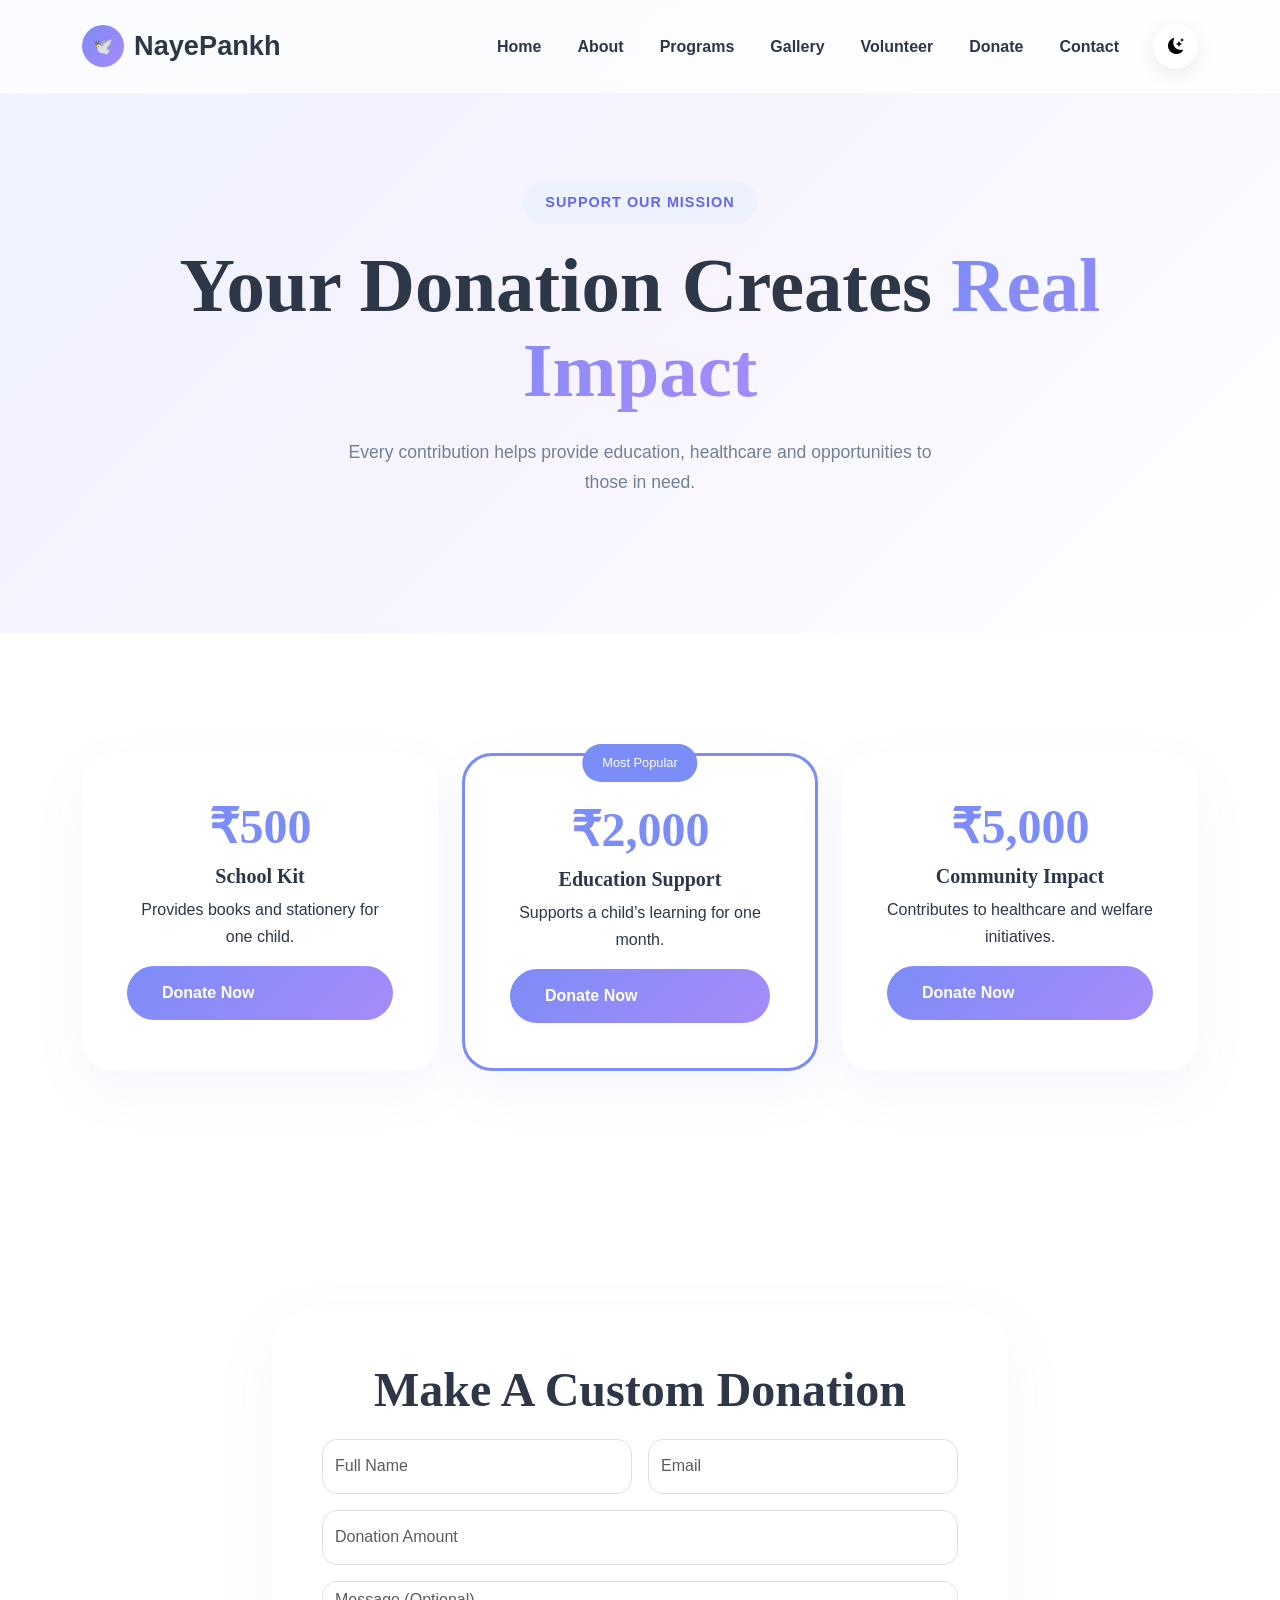
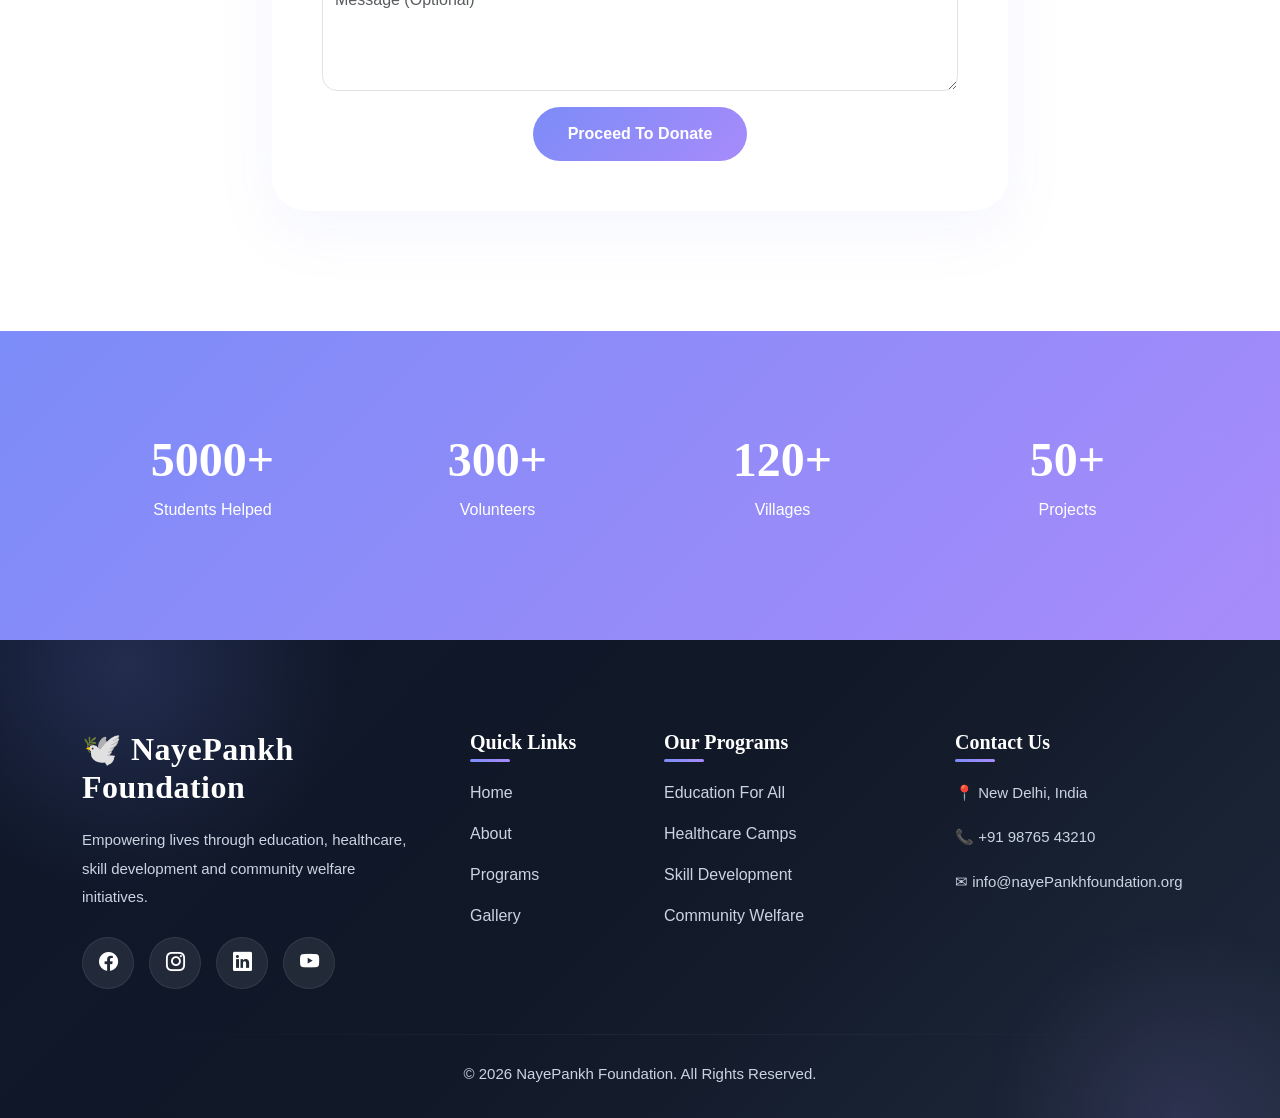
<file: donate.html>
<!DOCTYPE html>
<html lang="en">

<head>

<meta charset="UTF-8">
<meta name="viewport" content="width=device-width, initial-scale=1.0">

<title>Donate | NayePankh Foundation</title>

<link href="https://cdn.jsdelivr.net/npm/bootstrap@5.3.3/dist/css/bootstrap.min.css" rel="stylesheet">

<link rel="stylesheet"
href="https://cdn.jsdelivr.net/npm/bootstrap-icons@1.11.3/font/bootstrap-icons.min.css">

<link rel="stylesheet" href="style.css">

</head>

<body>
    <!-- ========================= -->
<!-- NAVBAR -->
<!-- ========================= -->

<nav class="navbar navbar-expand-lg fixed-top custom-navbar">

<div class="container">

<a class="navbar-brand" href="#">

<span class="logo-circle">
🕊️
</span>

NayePankh

</a>
<button class="navbar-toggler"
type="button"
data-bs-toggle="collapse"
data-bs-target="#navbarContent">

<span class="navbar-toggler-icon"></span>

</button>

<div class="collapse navbar-collapse"
id="navbarContent">

<ul class="navbar-nav ms-auto align-items-lg-center">

<li class="nav-item">
<a class="nav-link active"
href="index.html">
Home
</a>
</li>

<li class="nav-item">
<a class="nav-link"
href="about.html">
About
</a>
</li>

<li class="nav-item">
<a class="nav-link"
href="programs.html">
Programs
</a>
</li>

<li class="nav-item">
<a class="nav-link"
href="gallery.html">
Gallery
</a>
</li>

<li class="nav-item">
<a class="nav-link"
href="volunteer.html">
Volunteer
</a>
</li>

<li class="nav-item">
<a class="nav-link"
href="donate.html">
Donate
</a>
</li>

<li class="nav-item">
<a class="nav-link"
href="contact.html">
Contact
</a>
</li>

<li class="nav-item ms-lg-3">

<button class="theme-btn"
id="themeToggle">

<i class="bi bi-moon-stars-fill"></i>

</button>

</li>

</ul>

</div>

</div>

</nav>


<!-- HERO -->

<section class="donate-hero">

<div class="container text-center">

<span class="section-tag">

SUPPORT OUR MISSION

</span>

<h1 class="hero-title">

Your Donation Creates

<span class="gradient-text">

Real Impact

</span>

</h1>

<p class="hero-description mx-auto">

Every contribution helps provide education,
healthcare and opportunities to those in need.

</p>

</div>

</section>

<!-- DONATION PLANS -->

<section class="donation-section">

<div class="container">

<div class="row g-4">

<div class="col-lg-4">

<div class="donation-plan">

<h3>₹500</h3>

<h5>School Kit</h5>

<p>

Provides books and stationery
for one child.

</p>

<button class="btn btn-primary-custom w-100">

Donate Now

</button>

</div>

</div>

<div class="col-lg-4">

<div class="donation-plan featured">

<div class="badge-donate">

Most Popular

</div>

<h3>₹2,000</h3>

<h5>Education Support</h5>

<p>

Supports a child’s learning
for one month.

</p>

<button class="btn btn-primary-custom w-100">

Donate Now

</button>

</div>

</div>

<div class="col-lg-4">

<div class="donation-plan">

<h3>₹5,000</h3>

<h5>Community Impact</h5>

<p>

Contributes to healthcare
and welfare initiatives.

</p>

<button class="btn btn-primary-custom w-100">

Donate Now

</button>

</div>

</div>

</div>

</div>

</section>

<!-- CUSTOM DONATION -->

<section class="contact-section">

<div class="container">

<div class="row justify-content-center">

<div class="col-lg-8">

<div class="contact-card">

<h2 class="section-title text-center">

Make A Custom Donation

</h2>

<form>

<div class="row g-3">

<div class="col-md-6">

<input type="text"
class="form-control"
placeholder="Full Name">

</div>

<div class="col-md-6">

<input type="email"
class="form-control"
placeholder="Email">

</div>

<div class="col-12">

<input type="number"
class="form-control"
placeholder="Donation Amount">

</div>

<div class="col-12">

<textarea class="form-control"
rows="4"
placeholder="Message (Optional)"></textarea>

</div>

<div class="col-12 text-center">

<button class="btn btn-primary-custom">

Proceed To Donate

</button>

</div>

</div>

</form>

</div>

</div>

</div>

</div>

</section>

<!-- IMPACT -->

<section class="impact-banner">

<div class="container">

<div class="row text-center">

<div class="col-md-3">

<h2>5000+</h2>

<p>Students Helped</p>

</div>

<div class="col-md-3">

<h2>300+</h2>

<p>Volunteers</p>

</div>

<div class="col-md-3">

<h2>120+</h2>

<p>Villages</p>

</div>

<div class="col-md-3">

<h2>50+</h2>

<p>Projects</p>

</div>

</div>

</div>

</section>

<!-- FOOTER -->

<footer class="footer">

<div class="container">

<div class="row g-5">

<!-- ABOUT -->

<div class="col-lg-4">

<h4 class="footer-logo">

🕊️ NayePankh Foundation

</h4>

<p>

Empowering lives through education,
healthcare, skill development and
community welfare initiatives.

</p>

<div class="social-icons">

<a href="#">
<i class="bi bi-facebook"></i>
</a>

<a href="#">
<i class="bi bi-instagram"></i>
</a>

<a href="#">
<i class="bi bi-linkedin"></i>
</a>

<a href="#">
<i class="bi bi-youtube"></i>
</a>

</div>

</div>

<!-- LINKS -->

<div class="col-lg-2">

<h5>

Quick Links

</h5>

<ul class="footer-links">

<li>
<a href="index.html">
Home
</a>
</li>

<li>
<a href="about.html">
About
</a>
</li>

<li>
<a href="programs.html">
Programs
</a>
</li>

<li>
<a href="gallery.html">
Gallery
</a>
</li>

</ul>

</div>

<!-- PROGRAMS -->

<div class="col-lg-3">

<h5>

Our Programs

</h5>

<ul class="footer-links">

<li>
Education For All
</li>

<li>
Healthcare Camps
</li>

<li>
Skill Development
</li>

<li>
Community Welfare
</li>

</ul>

</div>

<!-- CONTACT -->

<div class="col-lg-3">

<h5>

Contact Us

</h5>

<p>

📍 New Delhi, India

</p>

<p>

📞 +91 98765 43210

</p>

<p>

✉ info@nayePankhfoundation.org

</p>

</div>

</div>

<hr>

<div class="footer-bottom">

<p>

© 2026 NayePankh Foundation.
All Rights Reserved.

</p>

</div>

</div>

</footer>


</body>
</html>
</file>
<file: style.css>
/* =======================================================
   NAYEPANKH FOUNDATION
   PREMIUM NGO WEBSITE
======================================================= */

/* ==========================
   GOOGLE FONT STYLING
========================== */

:root{

--primary:#7C8CF8;
--primary-light:#B8C0FF;

--secondary:#EDE9FE;

--accent:#FFB86B;

--success:#4ADE80;

--white:#ffffff;

--bg:#FAFBFF;

--card:#FFFFFF;

--text:#2D3748;

--text-light:#718096;

--border:#EEF2FF;

--shadow:
0 10px 30px rgba(124,140,248,.08);

--shadow-hover:
0 25px 60px rgba(124,140,248,.18);

--gradient:
linear-gradient(
135deg,
#EEF2FF 0%,
#F7F4FF 50%,
#FFFFFF 100%
);

--gradient-btn:
linear-gradient(
135deg,
#7C8CF8,
#A78BFA
);

--transition:.4s ease;

}

/* ==========================
   RESET
========================== */

*{
margin:0;
padding:0;
box-sizing:border-box;
}

html{
scroll-behavior:smooth;
}

body{

font-family:
'Plus Jakarta Sans',
sans-serif;

background:var(--bg);

color:var(--text);

overflow-x:hidden;

line-height:1.7;
}

/* ==========================
   CUSTOM SCROLLBAR
========================== */

::-webkit-scrollbar{
width:10px;
}

::-webkit-scrollbar-track{
background:#f5f5f5;
}

::-webkit-scrollbar-thumb{

background:
linear-gradient(
180deg,
#7C8CF8,
#A78BFA
);

border-radius:50px;
}

/* ==========================
   TYPOGRAPHY
========================== */

h1,h2,h3,h4,h5,h6{

font-family:
'Playfair Display',
serif;

font-weight:700;

color:var(--text);

}

.section-title{

font-size:3rem;

margin-bottom:20px;

line-height:1.2;
}

.section-subtitle{

color:var(--text-light);

font-size:1.1rem;

max-width:650px;

margin:auto;
}

.section-tag{

display:inline-block;

padding:10px 22px;

background:#EEF2FF;

color:#6366F1;

border-radius:50px;

font-size:.9rem;

font-weight:700;

letter-spacing:1px;

margin-bottom:20px;
}

/* ==========================
   LOADER
========================== */

.loader-wrapper{

position:fixed;

top:0;
left:0;


width:100%;
height:100%;

background:
linear-gradient(
135deg,
#EEF2FF,
#F7F4FF,
#FFFFFF
);

display:flex;

justify-content:center;
align-items:center;

z-index:99999;

transition:1s;
}

.loader-content{

text-align:center;
}

.bird{

font-size:4rem;

animation:
floatBird 2s infinite ease-in-out;
}

.loader-content h3{

margin-top:15px;

font-size:2rem;
}

.loader-content p{

color:var(--text-light);
}

@keyframes floatBird{

50%{
transform:translateY(-12px);
}

100%{
transform:translateY(0);
}

}

/* ==========================
   PROGRESS BAR
========================== */

.progress-container{

position:fixed;

top:0;
left:0;

width:100%;
height:5px;

z-index:9999;
}

.progress-bar-custom{

height:100%;

width:0%;

background:
linear-gradient(
90deg,
#7C8CF8,
#A78BFA
);
}

/* ==========================
   NAVBAR
========================== */

.custom-navbar{

padding:18px 0;

transition:.4s;

backdrop-filter:blur(20px);

background:
rgba(255,255,255,.75);

border-bottom:
1px solid rgba(255,255,255,.4);
}

.navbar-scrolled{

padding:12px 0;

box-shadow:
0 10px 40px rgba(0,0,0,.05);

background:
rgba(255,255,255,.92);
}

.navbar-brand{

font-size:1.7rem;

font-weight:800;

color:var(--text)!important;

display:flex;

align-items:center;

gap:10px;
}

.logo-circle{

width:42px;
height:42px;

display:flex;

align-items:center;
justify-content:center;

background:
var(--gradient-btn);

border-radius:50%;

color:white;

font-size:1rem;
}

.nav-link{

font-weight:600;

margin:0 10px;

color:var(--text)!important;

position:relative;

transition:var(--transition);
}

.nav-link:hover{

color:var(--primary)!important;
}

.nav-link::after{

content:'';

position:absolute;

bottom:-5px;
left:0;

width:0;

height:3px;

border-radius:50px;

background:var(--primary);

transition:.4s;
}

.nav-link:hover::after{

width:100%;
}

/* ==========================
   DARK BUTTON
========================== */

.theme-btn{

width:45px;
height:45px;

border:none;

border-radius:50%;

background:white;

box-shadow:
0 5px 20px rgba(0,0,0,.08);

transition:.4s;
}

.theme-btn:hover{

transform:rotate(25deg);

box-shadow:
0 15px 30px rgba(0,0,0,.12);
}

/* ==========================
   HERO SECTION
========================== */

.hero-section{

position:relative;

min-height:100vh;

display:flex;

align-items:center;

background:var(--gradient);

overflow:hidden;
}

.hero-title{

font-size:4.8rem;

line-height:1.1;

margin-bottom:25px;
}

.gradient-text{

background:
linear-gradient(
135deg,
#7C8CF8,
#A78BFA
);

background-clip:text;

-webkit-background-clip:text;

-webkit-text-fill-color:transparent;
}

.hero-description{

font-size:1.1rem;

color:var(--text-light);

max-width:600px;

margin-bottom:35px;
}

/* ==========================
   HERO BADGE
========================== */

.hero-badge{

display:inline-flex;

align-items:center;

gap:10px;

padding:12px 22px;

background:white;

border-radius:50px;

box-shadow:
0 10px 30px rgba(0,0,0,.05);

margin-bottom:25px;

font-weight:600;
}

.hero-badge i{

color:#FF6B6B;
}

/* ==========================
   BUTTONS
========================== */

.btn-primary-custom{

display:inline-flex;

align-items:center;

gap:10px;

padding:15px 35px;

background:
var(--gradient-btn);

border:none;

border-radius:60px;

color:white;

font-weight:700;

text-decoration:none;

transition:.4s;
}

.btn-primary-custom:hover{

transform:
translateY(-5px);

box-shadow:
0 20px 40px rgba(124,140,248,.25);

color:white;
}

.btn-outline-custom{

padding:15px 35px;

border-radius:60px;

border:2px solid #D8DDFC;

color:var(--text);

font-weight:700;

text-decoration:none;

transition:.4s;
}

.btn-outline-custom:hover{

background:white;

transform:
translateY(-5px);
}

/* ==========================
   IMPACT WRAPPER
========================== */

.impact-wrapper{

display:flex;

gap:15px;

margin-top:40px;

flex-wrap:wrap;
}

.impact-card{

background:
rgba(255,255,255,.7);

backdrop-filter:blur(15px);

padding:20px;

border-radius:22px;

min-width:140px;

box-shadow:var(--shadow);

transition:.4s;
}

.impact-card:hover{

transform:
translateY(-8px);

box-shadow:
var(--shadow-hover);
}

.impact-card h4{

font-size:1.8rem;

margin-bottom:5px;

color:var(--primary);
}

.impact-card p{

font-size:.9rem;

color:var(--text-light);

margin:0;
}
/* =======================================================
   FLOATING BLOBS
======================================================= */

.blob{

position:absolute;

border-radius:50%;

filter:blur(80px);

opacity:.6;

animation:blobMove 12s ease-in-out infinite;
}

.blob1{

width:320px;
height:320px;

background:#C7D2FE;

top:-120px;
left:-100px;
}

.blob2{

width:280px;
height:280px;

background:#DDD6FE;

top:150px;
right:-80px;

animation-delay:2s;
}

.blob3{

width:220px;
height:220px;

background:#BFDBFE;

bottom:50px;
left:40%;

animation-delay:4s;
}

@keyframes blobMove{

0%{
transform:
translate(0,0)
scale(1);
}

25%{
transform:
translate(30px,-20px)
scale(1.05);
}

50%{
transform:
translate(-20px,30px)
scale(1.1);
}

75%{
transform:
translate(25px,15px)
scale(1.03);
}

100%{
transform:
translate(0,0)
scale(1);
}
}

/* =======================================================
   HERO IMAGE
======================================================= */

.hero-image-wrapper{

position:relative;

display:flex;
justify-content:center;
align-items:center;
}

.hero-image{

width:100%;

max-width:560px;

border-radius:35px;

box-shadow:
0 40px 80px rgba(124,140,248,.18);

transition:.8s;

animation:
heroFloat 6s ease-in-out infinite;
}

.hero-image:hover{

transform:
scale(1.03)
rotate(1deg);
}

@keyframes heroFloat{

50%{
transform:
translateY(-15px);
}

100%{
transform:
translateY(0px);
}
}

/* =======================================================
   FLOATING ACHIEVEMENT CARDS
======================================================= */

.floating-achievement{

position:absolute;

background:
rgba(255,255,255,.9);

backdrop-filter:blur(20px);

padding:15px 20px;

border-radius:20px;

box-shadow:
0 15px 40px rgba(0,0,0,.08);

font-weight:600;

display:flex;

align-items:center;

gap:10px;

animation:
cardFloat 4s ease-in-out infinite;
}

.floating-achievement i{

color:var(--primary);

font-size:1.3rem;
}

.card-one{

top:10%;
left:-20px;
}

.card-two{

top:55%;
right:-20px;

animation-delay:1s;
}

.card-three{

bottom:8%;
left:20px;

animation-delay:2s;
}

@keyframes cardFloat{

50%{
transform:
translateY(-12px);
}
}

/* =======================================================
   SCROLL INDICATOR
======================================================= */

.scroll-indicator{

position:absolute;

bottom:30px;

left:50%;

transform:translateX(-50%);

text-align:center;
}

.mouse{

width:30px;
height:55px;

border:2px solid #B8C0FF;

border-radius:30px;

margin:auto;

position:relative;
}

.wheel{

width:5px;
height:10px;

background:var(--primary);

border-radius:20px;

position:absolute;

top:10px;
left:50%;

transform:translateX(-50%);

animation:scrollWheel 1.5s infinite;
}

@keyframes scrollWheel{

0%{
opacity:1;
top:10px;
}

100%{
opacity:0;
top:28px;
}
}

.scroll-indicator p{

margin-top:10px;

font-size:.9rem;

color:var(--text-light);
}

/* =======================================================
   WAVE DIVIDER
======================================================= */

.wave-divider{

margin-top:-2px;
line-height:0;
}

.wave-divider svg{

display:block;

width:100%;
height:120px;
}

/* =======================================================
   ABOUT SECTION
======================================================= */

.about-preview{

padding:120px 0;

background:white;
}

.about-image{

border-radius:35px;

box-shadow:
0 25px 60px rgba(0,0,0,.08);

transition:.6s;
}

.about-image:hover{

transform:
scale(1.03);
}

.section-text{

color:var(--text-light);

font-size:1.05rem;

margin-bottom:30px;
}

.feature-list{

display:flex;

flex-direction:column;

gap:18px;
}

.feature-item{

display:flex;

align-items:center;

gap:15px;

font-weight:600;

transition:.4s;
}

.feature-item:hover{

transform:
translateX(10px);
}

.feature-item i{

color:#22C55E;

font-size:1.2rem;
}

/* =======================================================
   IMPACT SECTION
======================================================= */

.impact-section{

padding:120px 0;

background:
linear-gradient(
180deg,
#FAFBFF,
#FFFFFF
);
}

.impact-box{

background:white;

padding:45px 30px;

text-align:center;

border-radius:30px;

box-shadow:
var(--shadow);

transition:.5s;

height:100%;
}

.impact-box:hover{

transform:
translateY(-12px);

box-shadow:
var(--shadow-hover);
}

.impact-icon{

font-size:3rem;

margin-bottom:20px;
}

.impact-box h2{

font-size:3rem;

color:var(--primary);

margin-bottom:10px;
}

.impact-box p{

margin:0;

color:var(--text-light);
}

/* =======================================================
   PROGRAM SECTION
======================================================= */

.programs-section{

padding:120px 0;

background:white;
}

.program-card{

background:white;

border-radius:35px;

overflow:hidden;

box-shadow:
0 20px 50px rgba(0,0,0,.06);

transition:.6s;

height:100%;
}

.program-card:hover{

transform:
translateY(-15px);

box-shadow:
0 30px 70px rgba(124,140,248,.18);
}

.program-image{

overflow:hidden;
}

.program-image img{

width:100%;

height:260px;

object-fit:cover;

transition:.8s;
}

.program-card:hover img{

transform:
scale(1.12);
}

.program-content{

padding:35px;
}

.program-icon{

width:70px;
height:70px;

display:flex;

align-items:center;
justify-content:center;

background:
linear-gradient(
135deg,
#EEF2FF,
#DDD6FE
);

border-radius:20px;

font-size:2rem;

margin-bottom:20px;
}

.program-content h4{

margin-bottom:15px;
}

.program-content p{

color:var(--text-light);

margin-bottom:20px;
}

.program-content a{

color:var(--primary);

font-weight:700;

text-decoration:none;
}

/* =======================================================
   TIMELINE SECTION
======================================================= */

.timeline-section{

padding:120px 0;

background:
linear-gradient(
180deg,
#FFFFFF,
#F8FAFF
);
}

.timeline{

max-width:850px;

margin:auto;

position:relative;
}

.timeline::before{

content:"";

position:absolute;

left:50%;

top:0;

width:4px;
height:100%;

background:
linear-gradient(
180deg,
#7C8CF8,
#C4B5FD
);

transform:translateX(-50%);
}

.timeline-item{

width:45%;

background:white;

padding:25px;

border-radius:25px;

box-shadow:
0 15px 40px rgba(0,0,0,.06);

margin-bottom:40px;

position:relative;

transition:.5s;
}

.timeline-item:hover{

transform:
scale(1.03);
}

.timeline-item:nth-child(odd){

margin-right:auto;
}

.timeline-item:nth-child(even){

margin-left:auto;
}

.timeline-item h4{

color:var(--primary);

margin-bottom:10px;
}

/* =======================================================
   VOLUNTEER CTA
======================================================= */

.volunteer-cta{

padding:120px 0;
}

.cta-box{

background:
linear-gradient(
135deg,
#7C8CF8,
#A78BFA
);

padding:70px;

border-radius:40px;

color:white;

position:relative;

overflow:hidden;

box-shadow:
0 30px 80px rgba(124,140,248,.25);
}

.cta-box::before{

content:"";

position:absolute;

width:300px;
height:300px;

border-radius:50%;

background:
rgba(255,255,255,.08);

top:-100px;
right:-80px;
}

.cta-box h2{

color:white;

font-size:2.8rem;

margin-bottom:15px;
}

.cta-box p{

font-size:1.1rem;

opacity:.9;

margin:0;
}

.cta-box .btn-light{

padding:16px 35px;

border-radius:60px;

font-weight:700;

transition:.4s;
}

.cta-box .btn-light:hover{

transform:
translateY(-5px);

box-shadow:
0 20px 40px rgba(255,255,255,.25);
}
/* =======================================================
   TESTIMONIALS SECTION
======================================================= */

.testimonials-section{

padding:120px 0;

background:
linear-gradient(
180deg,
#FFFFFF,
#F8FAFF
);
}

.testimonial-card{

max-width:850px;

margin:auto;

background:
rgba(255,255,255,.95);

backdrop-filter:blur(20px);

padding:60px;

border-radius:40px;

text-align:center;

box-shadow:
0 25px 60px rgba(0,0,0,.06);

transition:.5s;
}

.testimonial-card:hover{

transform:
translateY(-10px);

box-shadow:
0 35px 80px rgba(124,140,248,.12);
}

.testimonial-img{

width:110px;
height:110px;

border-radius:50%;

object-fit:cover;

border:5px solid #EEF2FF;

margin-bottom:25px;
}

.testimonial-card p{

font-size:1.15rem;

color:var(--text-light);

line-height:1.9;

max-width:650px;

margin:auto auto 25px;
}

.testimonial-card h5{

font-size:1.4rem;

margin-bottom:8px;
}

.testimonial-card span{

color:var(--primary);

font-weight:600;
}

.carousel-control-prev,
.carousel-control-next{

width:55px;
height:55px;

background:white;

border-radius:50%;

top:50%;

transform:translateY(-50%);

box-shadow:
0 10px 25px rgba(0,0,0,.08);
}

.carousel-control-prev{

left:-25px;
}

.carousel-control-next{

right:-25px;
}

/* =======================================================
   GALLERY PREVIEW
======================================================= */

.gallery-preview{

padding:120px 0;

background:white;
}

.gallery-card{

position:relative;

overflow:hidden;

border-radius:30px;

cursor:pointer;

height:320px;

box-shadow:
0 20px 50px rgba(0,0,0,.06);
}

.gallery-card img{

width:100%;
height:100%;

object-fit:cover;

transition:1s;
}

.gallery-card:hover img{

transform:
scale(1.15);
}

.gallery-overlay{

position:absolute;

inset:0;

display:flex;

justify-content:center;
align-items:center;

background:
linear-gradient(
180deg,
rgba(124,140,248,.15),
rgba(124,140,248,.75)
);

opacity:0;

transition:.5s;
}

.gallery-card:hover .gallery-overlay{

opacity:1;
}

.gallery-overlay h5{

color:white;

font-size:1.5rem;

transform:
translateY(20px);

transition:.5s;
}

.gallery-card:hover .gallery-overlay h5{

transform:
translateY(0);
}

/* =======================================================
   DONATION SECTION
======================================================= */

.donation-section{

padding:120px 0;

background:
linear-gradient(
135deg,
#EEF2FF,
#F7F4FF
);
}

.donation-box{

background:white;

padding:70px;

border-radius:40px;

box-shadow:
0 25px 60px rgba(124,140,248,.08);

position:relative;

overflow:hidden;
}

.donation-box::before{

content:"";

position:absolute;

width:250px;
height:250px;

background:
rgba(124,140,248,.08);

border-radius:50%;

top:-80px;
right:-80px;
}

.donation-box h2{

font-size:3rem;

margin-bottom:20px;
}

.donation-box p{

font-size:1.1rem;

color:var(--text-light);
}

.btn-donate{

padding:18px 40px;

border:none;

border-radius:60px;

font-weight:700;

text-decoration:none;

background:
linear-gradient(
135deg,
#7C8CF8,
#A78BFA
);

color:white;

display:inline-block;

transition:.4s;
}

.btn-donate:hover{

color:white;

transform:
translateY(-6px)
scale(1.03);

box-shadow:
0 25px 50px rgba(124,140,248,.25);
}

/* =======================================================
   NEWSLETTER
======================================================= */

.newsletter-section{

padding:120px 0;
}

.newsletter-card{

background:
linear-gradient(
135deg,
#FFFFFF,
#F8FAFF
);

padding:70px;

border-radius:40px;

box-shadow:
0 20px 50px rgba(0,0,0,.05);
}

.newsletter-card h2{

font-size:2.7rem;

margin-bottom:15px;
}

.newsletter-card p{

color:var(--text-light);
}

.newsletter-form .form-control{

height:60px;

border:none;

border-radius:50px 0 0 50px;

padding-left:25px;

background:white;

box-shadow:none;
}

.newsletter-form button{

border-radius:0 50px 50px 0;

padding:0 30px;

border:none;
}

/* =======================================================
   FOOTER
======================================================= */

.footer{

background:
linear-gradient(
135deg,
#1E293B,
#0F172A
);

color:white;

padding-top:100px;
padding-bottom:40px;

position:relative;
}

.footer-logo{

font-size:2rem;

margin-bottom:20px;

color:white;
}

.footer p{

color:
rgba(255,255,255,.75);
}

.footer h5{

margin-bottom:25px;

color:white;
}

.footer-links{

list-style:none;

padding:0;
}

.footer-links li{

margin-bottom:15px;
}

.footer-links a{

text-decoration:none;

color:
rgba(255,255,255,.75);

transition:.4s;
}

.footer-links a:hover{

color:white;

padding-left:8px;
}

/* =======================================================
   SOCIAL ICONS
======================================================= */

.social-icons{

display:flex;

gap:15px;

margin-top:25px;
}

.social-icons a{

width:50px;
height:50px;

display:flex;

justify-content:center;
align-items:center;

border-radius:50%;

background:
rgba(255,255,255,.08);

color:white;

font-size:1.1rem;

text-decoration:none;

transition:.4s;
}

.social-icons a:hover{

background:white;

color:var(--primary);

transform:
translateY(-6px)
rotate(8deg);
}

/* =======================================================
   FOOTER BOTTOM
======================================================= */

.footer hr{

border-color:
rgba(255,255,255,.1);

margin:50px 0 25px;
}

.footer-bottom{

text-align:center;
}

.footer-bottom p{

margin:0;

font-size:.95rem;
}

/* =======================================================
   BACK TO TOP BUTTON
======================================================= */

#backToTop{

position:fixed;

bottom:30px;
right:30px;

width:55px;
height:55px;

border:none;

border-radius:50%;

background:
linear-gradient(
135deg,
#7C8CF8,
#A78BFA
);

color:white;

font-size:1.2rem;

cursor:pointer;

display:flex;

justify-content:center;
align-items:center;

opacity:0;
visibility:hidden;

z-index:999;

transition:.4s;

box-shadow:
0 15px 35px rgba(124,140,248,.25);
}

#backToTop.show{

opacity:1;
visibility:visible;
}

#backToTop:hover{

transform:
translateY(-8px);

box-shadow:
0 25px 50px rgba(124,140,248,.35);
}

/* =======================================================
   SECTION HOVER GLOW
======================================================= */

.program-card,
.impact-box,
.gallery-card,
.testimonial-card{

will-change:transform;
}

/* =======================================================
   SUBTLE FADE ANIMATION
======================================================= */

@keyframes fadeUp{

from{

opacity:0;

transform:
translateY(30px);
}

to{

opacity:1;

transform:
translateY(0);
}
}

.fade-up{

animation:
fadeUp .8s ease forwards;
}
/* =======================================================
   DARK MODE
======================================================= */

body.dark{

background:#0F172A;

color:#E2E8F0;
}

body.dark .custom-navbar{

background:
rgba(15,23,42,.85);

backdrop-filter:blur(20px);

border-bottom:
1px solid rgba(255,255,255,.05);
}

body.dark .navbar-brand,
body.dark .nav-link,
body.dark .section-title,
body.dark h1,
body.dark h2,
body.dark h3,
body.dark h4,
body.dark h5{

color:#F8FAFC !important;
}

body.dark .section-text,
body.dark p,
body.dark .section-subtitle{

color:#CBD5E1;
}

body.dark .about-preview,
body.dark .programs-section,
body.dark .gallery-preview,
body.dark .testimonials-section,
body.dark .newsletter-section{

background:#0F172A;
}

body.dark .impact-section,
body.dark .timeline-section{

background:#111827;
}

body.dark .impact-box,
body.dark .program-card,
body.dark .testimonial-card,
body.dark .impact-card,
body.dark .newsletter-card,
body.dark .donation-box,
body.dark .timeline-item{

background:
rgba(30,41,59,.95);

color:white;

border:
1px solid rgba(255,255,255,.05);
}

body.dark .hero-badge{

background:
rgba(30,41,59,.9);

color:white;
}

body.dark .btn-outline-custom{

border-color:
rgba(255,255,255,.15);

color:white;
}

body.dark .btn-outline-custom:hover{

background:
rgba(255,255,255,.08);
}

body.dark .theme-btn{

background:#1E293B;

color:white;
}

/* =======================================================
   GLASSMORPHISM ENHANCEMENT
======================================================= */

.glass-effect{

background:
rgba(255,255,255,.6);

backdrop-filter:
blur(25px);

border:
1px solid rgba(255,255,255,.4);
}

body.dark .glass-effect{

background:
rgba(30,41,59,.7);

border:
1px solid rgba(255,255,255,.05);
}

/* =======================================================
   CURSOR GLOW EFFECT
======================================================= */

.cursor-glow{

position:fixed;

width:250px;
height:250px;

border-radius:50%;

pointer-events:none;

background:
radial-gradient(
circle,
rgba(124,140,248,.15),
transparent 70%
);

z-index:0;

transform:
translate(-50%,-50%);
}

/* =======================================================
   IMAGE PARALLAX EFFECT
======================================================= */

.parallax-img{

transition:
transform .2s linear;
}

/* =======================================================
   ADVANCED BUTTON EFFECT
======================================================= */

.btn-primary-custom,
.btn-donate{

position:relative;

overflow:hidden;
}

.btn-primary-custom::before,
.btn-donate::before{

content:"";

position:absolute;

top:0;
left:-120%;

width:100%;
height:100%;

background:
linear-gradient(
90deg,
transparent,
rgba(255,255,255,.4),
transparent
);

transition:.7s;
}

.btn-primary-custom:hover::before,
.btn-donate:hover::before{

left:120%;
}

/* =======================================================
   CARD SHINE EFFECT
======================================================= */

.program-card,
.impact-box,
.gallery-card{

position:relative;

overflow:hidden;
}

.program-card::before,
.impact-box::before,
.gallery-card::before{

content:"";

position:absolute;

top:0;
left:-150%;

width:60%;
height:100%;

background:
linear-gradient(
90deg,
transparent,
rgba(255,255,255,.35),
transparent
);

transform:skewX(-20deg);

transition:.8s;
}

.program-card:hover::before,
.impact-box:hover::before,
.gallery-card:hover::before{

left:180%;
}

/* =======================================================
   FLOATING PARTICLES
======================================================= */

.particle{

position:absolute;

border-radius:50%;

background:
rgba(124,140,248,.15);

animation:
floatParticle 10s linear infinite;
}

@keyframes floatParticle{

0%{

transform:
translateY(0);

opacity:0;
}

30%{
opacity:1;
}

100%{

transform:
translateY(-800px);

opacity:0;
}
}

/* =======================================================
   HERO TITLE ANIMATION
======================================================= */

.hero-title{

animation:
heroReveal 1.3s ease;
}

@keyframes heroReveal{

0%{

opacity:0;

transform:
translateY(50px);
}

100%{

opacity:1;

transform:
translateY(0);
}
}

/* =======================================================
   PAGE FADE ANIMATION
======================================================= */

body{

animation:
pageFade .8s ease;
}

@keyframes pageFade{

from{

opacity:0;
}

to{

opacity:1;
}
}

/* =======================================================
   SECTION REVEAL
======================================================= */

.reveal{

opacity:0;

transform:
translateY(40px);

transition:1s;
}

.reveal.active{

opacity:1;

transform:
translateY(0);
}

/* =======================================================
   NAVBAR SCROLL EFFECT
======================================================= */

.custom-navbar.navbar-scrolled{

padding:12px 0;

box-shadow:
0 15px 40px rgba(0,0,0,.05);

backdrop-filter:
blur(25px);
}

/* =======================================================
   SOFT HOVER FOR LINKS
======================================================= */

a{

transition:.3s ease;
}

a:hover{

text-decoration:none;
}

/* =======================================================
   PREMIUM SHADOWS
======================================================= */

.shadow-soft{

box-shadow:
0 10px 40px rgba(124,140,248,.08);
}

.shadow-medium{

box-shadow:
0 20px 60px rgba(124,140,248,.15);
}

.shadow-large{

box-shadow:
0 30px 80px rgba(124,140,248,.2);
}

/* =======================================================
   RESPONSIVE DESIGN
======================================================= */

@media(max-width:1200px){

.hero-title{

font-size:4rem;
}

.section-title{

font-size:2.6rem;
}
}

@media(max-width:992px){

.hero-section{

padding-top:120px;
padding-bottom:80px;
}

.hero-title{

font-size:3.2rem;

text-align:center;
}

.hero-description{

text-align:center;

margin:auto auto 30px;
}

.hero-buttons{

justify-content:center;

display:flex;

flex-wrap:wrap;

gap:15px;
}

.hero-badge{

margin:auto auto 25px;
}

.impact-wrapper{

justify-content:center;
}

.hero-image{

margin-top:50px;
}

.section-title{

font-size:2.3rem;
}

.timeline::before{

left:20px;
}

.timeline-item{

width:100%;

margin-left:50px !important;
}

.cta-box{

padding:50px;
}

.cta-box h2{

font-size:2.2rem;
}
}

@media(max-width:768px){

.hero-title{

font-size:2.7rem;
}

.section-title{

font-size:2rem;
}

.testimonial-card{

padding:35px;
}

.newsletter-card{

padding:40px;
}

.donation-box{

padding:40px;
}

.cta-box{

padding:40px;
}

.footer{

text-align:center;
}

.social-icons{

justify-content:center;
}

.carousel-control-prev,
.carousel-control-next{

display:none;
}

.floating-achievement{

display:none;
}

.scroll-indicator{

display:none;
}
}

@media(max-width:576px){

.hero-title{

font-size:2.2rem;
}

.hero-description{

font-size:1rem;
}

.btn-primary-custom,
.btn-outline-custom,
.btn-donate{

width:100%;

justify-content:center;
}

.impact-card{

width:100%;
}

.newsletter-form .input-group{

flex-direction:column;
}

.newsletter-form .form-control{

border-radius:50px;

margin-bottom:15px;
}

.newsletter-form button{

border-radius:50px;
}

.section-title{

font-size:1.8rem;
}
}

/* =======================================================
   PERFORMANCE
======================================================= */

.program-card,
.gallery-card,
.impact-box,
.testimonial-card,
.hero-image{

transform:
translateZ(0);

backface-visibility:hidden;
}
.about-hero{

min-height:100vh;

display:flex;

align-items:center;

background:
linear-gradient(
135deg,
#EEF2FF,
#F7F4FF,
#FFFFFF
);

position:relative;

overflow:hidden;
}

.breadcrumb{

margin:0;
}

.breadcrumb a{

text-decoration:none;

color:var(--primary);
}
/* ====================================
   MISSION VISION SECTION
==================================== */

.mission-vision-section{

padding:120px 0;

background:white;
}

.purpose-card{

background:
rgba(255,255,255,.9);

backdrop-filter:blur(20px);

padding:45px;

border-radius:35px;

height:100%;

box-shadow:
0 20px 50px rgba(124,140,248,.08);

transition:.5s;
}

.purpose-card:hover{

transform:
translateY(-12px);

box-shadow:
0 30px 70px rgba(124,140,248,.15);
}

.purpose-icon{

width:80px;
height:80px;

display:flex;

align-items:center;
justify-content:center;

font-size:2rem;

border-radius:25px;

background:
linear-gradient(
135deg,
#EEF2FF,
#DDD6FE
);

margin-bottom:25px;
}

.purpose-card ul{

padding-left:20px;

margin-top:20px;
}

.purpose-card li{

margin-bottom:10px;
}

/* ====================================
   VALUES SECTION
==================================== */

.values-section{

padding:120px 0;

background:
linear-gradient(
180deg,
#FAFBFF,
#FFFFFF
);
}

.value-card{

background:white;

padding:40px 30px;

border-radius:30px;

text-align:center;

height:100%;

transition:.5s;

box-shadow:
0 15px 40px rgba(0,0,0,.05);
}

.value-card:hover{

transform:
translateY(-15px);

box-shadow:
0 30px 60px rgba(124,140,248,.12);
}

.value-icon{

font-size:3rem;

margin-bottom:20px;
}

.value-card p{

color:var(--text-light);
}/* =====================================
   TEAM SECTION
===================================== */

.team-section{

padding:120px 0;

background:white;
}

.team-card{

background:white;

border-radius:30px;

overflow:hidden;

box-shadow:
0 20px 50px rgba(0,0,0,.06);

transition:.5s;
}

.team-card:hover{

transform:
translateY(-12px);

box-shadow:
0 30px 70px rgba(124,140,248,.15);
}

.team-img{

width:100%;
height:320px;

object-fit:cover;

transition:.7s;
}

.team-card:hover .team-img{

transform:
scale(1.08);
}

.team-content{

padding:25px;

text-align:center;
}

.team-content p{

color:var(--text-light);
}

.team-social{

display:flex;

justify-content:center;

gap:15px;

margin-top:15px;
}

.team-social a{

width:42px;
height:42px;

display:flex;

justify-content:center;
align-items:center;

border-radius:50%;

background:#EEF2FF;

color:var(--primary);

text-decoration:none;

transition:.4s;
}

.team-social a:hover{

background:var(--primary);

color:white;

transform:
translateY(-4px);
}
.program-hero{

padding-top:120px;
padding-bottom:80px;

background:
linear-gradient(
135deg,
#EEF2FF,
#F7F4FF,
#FFFFFF
);

position:relative;

overflow:hidden;
}

.program-premium-card{

background:white;

padding:40px;

border-radius:35px;

height:100%;

position:relative;

overflow:hidden;

box-shadow:
0 20px 50px rgba(124,140,248,.08);

transition:.5s;
}

.program-premium-card:hover{

transform:
translateY(-12px);

box-shadow:
0 30px 70px rgba(124,140,248,.18);
}

.program-number{

position:absolute;

top:15px;
right:25px;

font-size:4rem;

font-weight:800;

color:#EEF2FF;
}

.program-icon{

font-size:3rem;

margin-bottom:20px;
}

.program-premium-card ul{

margin-top:20px;
padding-left:20px;
}

.program-premium-card li{

margin-bottom:10px;
}
.impact-banner{

padding:100px 0;

background:
linear-gradient(
135deg,
#7C8CF8,
#A78BFA
);

color:white;
}

.impact-banner h2{

font-size:3rem;

font-weight:800;

color:white;
}

.success-section{

padding:120px 0;

background:#FAFBFF;
}

.story-card{

background:white;

padding:35px;

border-radius:30px;

height:100%;

box-shadow:
0 15px 40px rgba(0,0,0,.05);

transition:.5s;
}

.story-card:hover{

transform:
translateY(-10px);

box-shadow:
0 30px 60px rgba(124,140,248,.15);
}

.story-icon{

font-size:3rem;

margin-bottom:20px;
}
/* ===============================
   CTA SECTION
================================ */

.volunteer-cta{

padding:120px 0;

background:
linear-gradient(
135deg,
#7C8CF8,
#A78BFA
);
}

.cta-box{

background:
rgba(255,255,255,.12);

backdrop-filter:
blur(20px);

padding:70px;

border-radius:40px;

color:white;
}

.cta-box h2{

font-size:3rem;

color:white;

margin-bottom:20px;
}

.cta-box p{

font-size:1.1rem;

opacity:.95;
}

/* ===============================
   NEWSLETTER
================================ */

.newsletter-section{

padding:120px 0;

background:#FAFBFF;
}

.newsletter-card{

background:white;

padding:70px;

border-radius:40px;

box-shadow:
0 20px 60px rgba(124,140,248,.08);
}

.newsletter-form .form-control{

height:60px;

border-radius:50px 0 0 50px;

padding-left:25px;
}

.newsletter-form button{

border-radius:0 50px 50px 0;
}

/* ===============================
   FOOTER
================================ */

.footer{

background:#111827;

color:#CBD5E1;

padding:80px 0 30px;
}

.footer-logo{

color:white;

margin-bottom:20px;
}

.footer h5{

color:white;

margin-bottom:20px;
}

.footer-links{

list-style:none;

padding:0;
}

.footer-links li{

margin-bottom:10px;
}

.footer-links a{

text-decoration:none;

color:#CBD5E1;

transition:.3s;
}

.footer-links a:hover{

color:white;
}

.social-icons{

display:flex;

gap:15px;

margin-top:20px;
}

.social-icons a{

width:45px;
height:45px;

display:flex;

justify-content:center;
align-items:center;

border-radius:50%;

background:
rgba(255,255,255,.08);

color:white;

text-decoration:none;

transition:.4s;
}

.social-icons a:hover{

transform:
translateY(-5px);

background:white;

color:#7C8CF8;
}

.footer hr{

border-color:
rgba(255,255,255,.08);

margin:40px 0 20px;
}

/* ===============================
   BACK TO TOP
================================ */

#backToTop{

position:fixed;

right:25px;
bottom:25px;

width:55px;
height:55px;

border:none;

border-radius:50%;

background:
linear-gradient(
135deg,
#7C8CF8,
#A78BFA
);

color:white;

font-size:1.2rem;

cursor:pointer;

box-shadow:
0 15px 35px rgba(124,140,248,.25);

z-index:999;

transition:.4s;
}

#backToTop:hover{

transform:
translateY(-5px);
}
/* =========================
GALLERY HERO
========================= */

.gallery-hero{

padding:180px 0 100px;

background:
linear-gradient(
135deg,
#EEF2FF,
#F7F4FF,
#FFFFFF
);

text-align:center;
}

/* =========================
FILTERS
========================= */

.gallery-filter{

padding:20px 0 50px;
}

.filter-btn{

border:none;

padding:12px 25px;

margin:5px;

border-radius:50px;

background:white;

box-shadow:
0 10px 25px rgba(0,0,0,.05);

transition:.4s;
}

.filter-btn:hover,
.filter-btn.active{

background:#7C8CF8;

color:white;
}

/* =========================
GALLERY
========================= */

.gallery-section{

padding-bottom:120px;
}

.gallery-card{

position:relative;

overflow:hidden;

border-radius:30px;

cursor:pointer;
}

.gallery-card img{

width:100%;

height:350px;

object-fit:cover;

transition:.7s;
}

.gallery-card:hover img{

transform:scale(1.1);
}

.gallery-overlay{

position:absolute;

bottom:0;
left:0;

width:100%;

padding:30px;

background:
linear-gradient(
transparent,
rgba(0,0,0,.8)
);

color:white;

opacity:0;

transition:.5s;
}

.gallery-card:hover .gallery-overlay{

opacity:1;
}
.volunteer-hero{

padding:180px 0 100px;

background:
linear-gradient(
135deg,
#EEF2FF,
#F7F4FF,
#FFFFFF
);
}

.contact-section{

padding:120px 0;

background:white;
}

.contact-card{

background:white;

padding:50px;

border-radius:35px;

box-shadow:
0 20px 60px rgba(124,140,248,.08);
}

.contact-card input,
.contact-card textarea,
.contact-card select{

height:55px;

border-radius:15px;
}

.contact-card textarea{

height:auto;
}

.faq-section{

padding:120px 0;

background:#FAFBFF;
}

.accordion-item{

border:none;

margin-bottom:15px;

border-radius:20px !important;

overflow:hidden;

box-shadow:
0 10px 25px rgba(0,0,0,.05);
}
.donate-hero{

padding:180px 0 100px;

background:
linear-gradient(
135deg,
#EEF2FF,
#F7F4FF,
#FFFFFF
);
}

.donation-section{

padding:120px 0;

background:white;
}

.donation-plan{

background:white;

padding:45px;

border-radius:30px;

text-align:center;

position:relative;

height:100%;

box-shadow:
0 20px 50px rgba(124,140,248,.08);

transition:.5s;
}

.donation-plan:hover{

transform:
translateY(-10px);
}

.donation-plan h3{

font-size:3rem;

color:#7C8CF8;
}

.featured{

border:3px solid #7C8CF8;
}

.badge-donate{

position:absolute;

top:-12px;
left:50%;

transform:translateX(-50%);

background:#7C8CF8;

color:white;

padding:8px 20px;

border-radius:50px;

font-size:.8rem;
}
/* CONTACT HERO */

.contact-hero{

padding:180px 0 100px;

background:
linear-gradient(
135deg,
#EEF2FF,
#F7F4FF,
#FFFFFF
);
}

/* CONTACT CARDS */

.contact-info-section{

padding:100px 0 50px;
}

.contact-info-card{

background:white;

padding:40px;

border-radius:30px;

text-align:center;

height:100%;

box-shadow:
0 15px 40px rgba(124,140,248,.08);

transition:.4s;
}

.contact-info-card:hover{

transform:
translateY(-10px);
}

.contact-icon{

font-size:3rem;

margin-bottom:20px;
}

/* FORM */

.contact-form-section{

padding:80px 0 120px;
}

.contact-image{

border-radius:30px;

box-shadow:
0 20px 60px rgba(124,140,248,.15);
}

.contact-form-section .form-control{

height:58px;

border-radius:15px;
}

.contact-form-section textarea{

height:auto;
}

/* MAP */

.map-section{

padding:120px 0;

background:#FAFBFF;
}

.map-card{

overflow:hidden;

border-radius:30px;

box-shadow:
0 20px 50px rgba(0,0,0,.08);
}

.map-card iframe{

width:100%;

height:450px;

border:0;
}

/* SOCIAL */

.social-section{

padding:120px 0;
}

.social-large{

display:flex;

justify-content:center;

gap:20px;

margin-top:30px;

flex-wrap:wrap;
}

.social-large a{

width:70px;
height:70px;

display:flex;

justify-content:center;
align-items:center;

border-radius:50%;

font-size:1.5rem;

background:white;

color:#7C8CF8;

text-decoration:none;

box-shadow:
0 15px 40px rgba(124,140,248,.08);

transition:.4s;
}

.social-large a:hover{

background:#7C8CF8;

color:white;

transform:
translateY(-8px);
}
/* =====================================
   PREMIUM FOOTER
===================================== */

.footer{

position:relative;

overflow:hidden;

background:
linear-gradient(
135deg,
#0F172A,
#111827,
#1E293B
);

padding:90px 0 30px;

color:#CBD5E1;

width:100%;
}

/* Decorative Glow */

.footer::before{

content:"";

position:absolute;

width:450px;
height:450px;

background:
radial-gradient(
circle,
rgba(124,140,248,.18),
transparent 70%
);

top:-200px;
left:-100px;

pointer-events:none;
}

.footer::after{

content:"";

position:absolute;

width:400px;
height:400px;

background:
radial-gradient(
circle,
rgba(167,139,250,.12),
transparent 70%
);

bottom:-200px;
right:-100px;

pointer-events:none;
}

/* =====================================
   FOOTER LOGO
===================================== */

.footer-logo{

font-size:2rem;

font-weight:800;

color:white;

margin-bottom:20px;

letter-spacing:.5px;

transition:.4s;
}

.footer-logo:hover{

transform:translateY(-3px);

color:#A78BFA;
}

/* =====================================
   HEADINGS
===================================== */

.footer h5{

color:white;

font-weight:700;

margin-bottom:25px;

position:relative;
}

.footer h5::after{

content:"";

position:absolute;

left:0;
bottom:-8px;

width:40px;
height:3px;

border-radius:50px;

background:
linear-gradient(
90deg,
#7C8CF8,
#A78BFA
);
}

/* =====================================
   TEXT
===================================== */

.footer p{

line-height:1.9;

font-size:15px;

color:#CBD5E1;
}

/* =====================================
   LINKS
===================================== */

.footer-links{

list-style:none;

padding:0;
margin:0;
}

.footer-links li{

margin-bottom:14px;
}

.footer-links a{

text-decoration:none;

color:#CBD5E1;

font-weight:500;

transition:.35s ease;
}

.footer-links a:hover{

color:white;

padding-left:8px;
}

/* =====================================
   SOCIAL ICONS
===================================== */

.social-icons{

display:flex;

gap:15px;

margin-top:25px;
}

.social-icons a{

width:52px;
height:52px;

display:flex;

align-items:center;
justify-content:center;

font-size:1.2rem;

border-radius:50%;

color:white;

text-decoration:none;

background:
rgba(255,255,255,.08);

backdrop-filter:
blur(10px);

transition:.5s ease;

border:
1px solid rgba(255,255,255,.08);
}

.social-icons a:hover{

transform:
translateY(-8px)
rotate(8deg);

background:
linear-gradient(
135deg,
#7C8CF8,
#A78BFA
);

box-shadow:
0 15px 35px rgba(124,140,248,.35);
}

/* =====================================
   CONTACT INFO
===================================== */

.footer-contact p{

margin-bottom:12px;

transition:.3s;
}

.footer-contact p:hover{

transform:translateX(5px);

color:white;
}

/* =====================================
   DIVIDER
===================================== */

.footer hr{

margin:45px 0 25px;

border:none;

height:1px;

background:
linear-gradient(
90deg,
transparent,
rgba(255,255,255,.2),
transparent
);
}

/* =====================================
   COPYRIGHT
===================================== */

.footer-bottom{

text-align:center;

font-size:14px;

color:#94A3B8;
}

.footer-bottom p{

margin:0;
}

/* =====================================
   FOOTER ANIMATION
===================================== */

.footer .col-lg-4{

animation:
footerFade 1s ease forwards;
}

@keyframes footerFade{

from{

opacity:0;

transform:
translateY(40px);
}

to{

opacity:1;

transform:
translateY(0);
}
}

/* =====================================
   RESPONSIVE
===================================== */

@media(max-width:768px){

.footer{

text-align:center;
}

.footer h5::after{

left:50%;

transform:
translateX(-50%);
}

.social-icons{

justify-content:center;
}

.footer-links a:hover{

padding-left:0;
}
}
</file>
